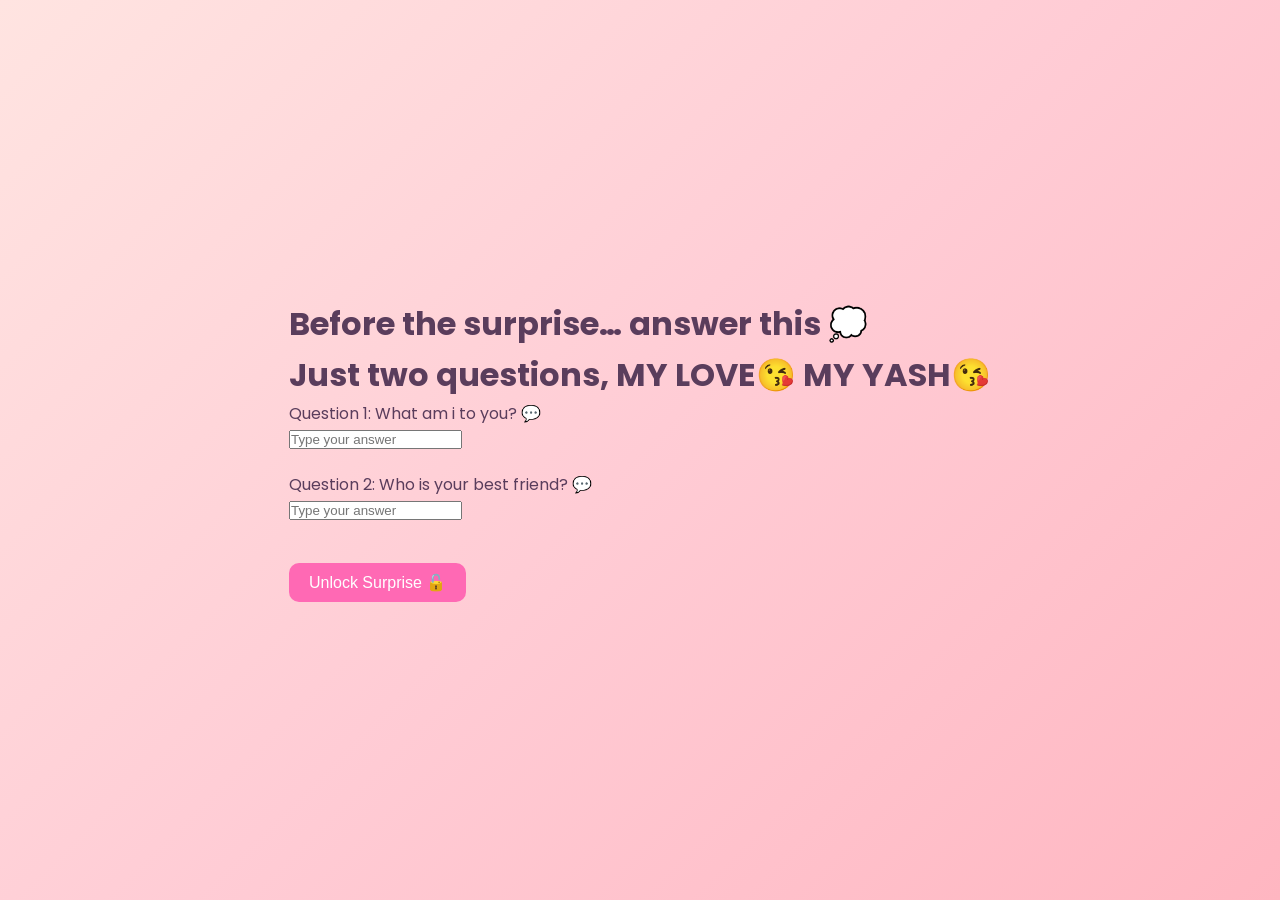
<file: index.html>
<!DOCTYPE html>
<html lang="en">
<head>
    <meta charset="UTF-8">
    <title>Happy Birthday My Love ❤️</title>
    <link rel="stylesheet" href="style.css">
    <link
        href="https://fonts.googleapis.com/css2?family=Dancing+Script:wght@400;600;700&family=Poppins:wght@300;400;500;600;700&display=swap"
        rel="stylesheet">
        <link rel="stylesheet" href="style.css">
<script src="script.js" defer></script>
</head>
<body>

    <div class="abcd">
<div id="puzzle-screen">
    <h1>Before the surprise… answer this 💭</h1>
    <h1>Just two questions, MY LOVE😘 MY YASH😘</h1>

    <div class="question">
    <p>Question 1: What am i to you? 💬</p>
    <input type="text" id="answer1" placeholder="Type your answer">
    <p class="error" id="error1"></p>
    </div>    

    <div class="question">
    <p>Question 2: Who is your best friend? 💬</p>
    <input type="text" id="answer2" placeholder="Type your answer">
    <p class="error" id="error2"></p>
    </div>

    <button id="unlockBtn"">Unlock Surprise 🔓</button>

    <p id="error-msg"></p>
</div>
</div>

<div id="qr-screen" class="hidden">
    <h1>You passed 🥹 You unlocked the surprise!💖🎁</h1>

    <div id="qr-box">

    <a href="surprise.html" > 
    <button onclick="openBirthday()"> Continue🎁 </button>
    </a>
    </div>

<script src="script.js"></script>
</body>
</html>
</file>
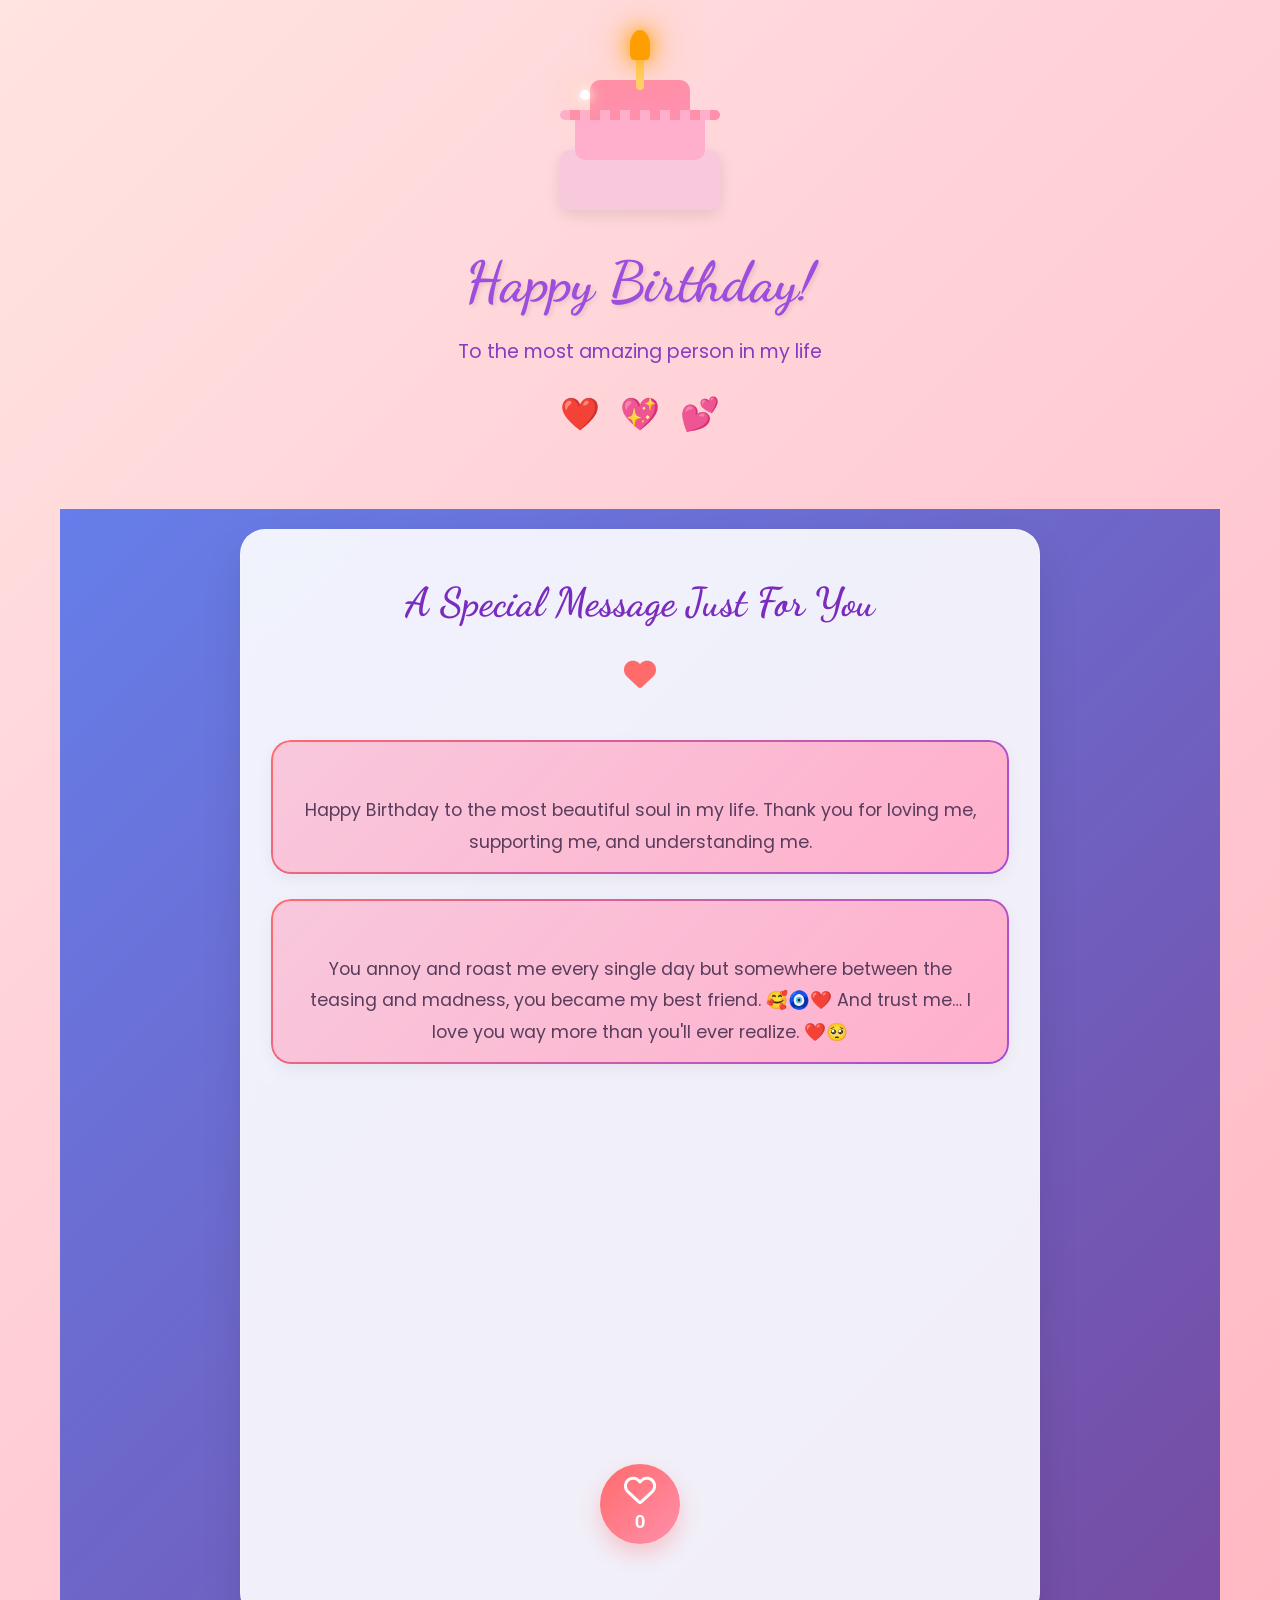
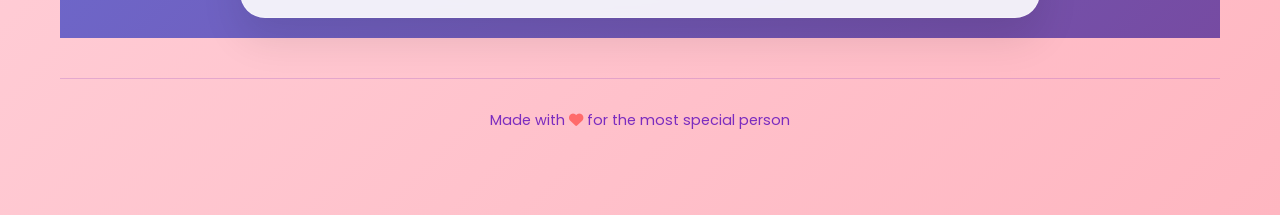
<file: message.html>
<!DOCTYPE html>
<html lang="en">
<head>
    <meta charset="UTF-8">
    <meta name="viewport" content="width=device-width, initial-scale=1.0">
    <title>Happy Birthday Message</title>
    <link rel="stylesheet" href="style.css">
    <link rel="preconnect" href="https://fonts.googleapis.com">
    <link rel="preconnect" href="https://fonts.gstatic.com" crossorigin>
    <link href="https://fonts.googleapis.com/css2?family=Dancing+Script:wght@400;700&family=Poppins:wght@300;400;500;600&display=swap" rel="stylesheet">
    <link rel="stylesheet" href="https://cdnjs.cloudflare.com/ajax/libs/font-awesome/6.4.0/css/all.min.css">
</head>
<body>
  
    
    <!-- Main Content -->
    <div class="container">
        <!-- Header with Cake -->
        <header class="birthday-header">
            <div class="cake-container">
                <div class="birthday-cake">
                    <div class="cake-base"></div>
                    <div class="cake-middle"></div>
                    <div class="cake-top"></div>
                    <div class="cake-candle">
                        <div class="candle-flame"></div>
                    </div>
                    <div class="cake-decoration"></div>
                    <div class="cake-sparkle"></div>
                </div>
            </div>
            
            <div class="header-text">
                <h1 class="birthday-title">Happy Birthday!</h1>
                <p class="birthday-subtitle">To the most amazing person in my life</p>
            </div>
            
            <div class="header-hearts">
                <span class="pulse-heart">❤️</span>
                <span class="pulse-heart">💖</span>
                <span class="pulse-heart">💕</span>
            </div>
        </header>
        
        <!-- Birthday Message Section -->
        <section class="message-section">
            <div class="message-card">
                <div class="message-header">
                    <h2 class="message-title">A Special Message Just For You</h2>
                    <div class="message-icon">
                        <i class="fas fa-heart"></i>
                    </div>
                </div>
                
                <div class="message-content">
                    <div class="message-bubble fade-in">
                        <p class="message-text">
                            Happy Birthday to the most beautiful soul in my life. 
                            Thank you for loving me, supporting me, and understanding me.
                        </p>
                    </div>
                    
                    <div class="message-bubble fade-in delay-1">
                        <p class="message-text">
                            You annoy and roast me every single day but somewhere between the 
                            teasing and madness, you became my best friend. 🥰🧿❤️
                            And trust me… I love you way more than you'll ever realize. ❤️🥺
                        </p>
                    </div>
                    
                    <div class="message-bubble fade-in delay-2">
                        <p class="message-text">
                            You bring so much joy, laughter, and love into my life. 
                            Every moment with you is a treasure, and I'm so grateful 
                            to have you by my side.
                        </p>
                    </div>
                    
                    <div class="message-signature fade-in delay-3">
                        <p>
                            Happy Birthday, my love! Here's to many more years of 
                            laughter, love, and beautiful memories together. 💕
                        </p>
                        <div class="signature-line">
                            <span>Forever yours</span>
                            <i class="fas fa-heart signature-heart"></i>
                        </div>
                    </div>
                </div>
                
                <div class="message-footer">
                    <div class="interactive-hearts">
                        <button class="heart-btn" id="heartBtn">
    <i class="far fa-heart" id="heartIcon"></i>
    <span class="heart-count" id="heartCount">0</span>
</button>

                        <p class="click-instruction">Click the heart if you love this message!</p>
                    </div>
                    
                    <!-- <div class="celebration-trigger">
                        <button class="celebrate-btn" id="celebrateBtn">
                            <i class="fas fa-birthday-cake"></i>
                            Start Celebration!
                        </button>
                    </div> -->
                </div>
            </div>
        </section>
        
        <!-- Celebration Area (Hidden Initially) -->
        <div class="celebration-area hidden" id="celebrationArea">
            <canvas id="confettiCanvas"></canvas>
            <div class="celebration-text">
                <h2 class="celebration-title">Let's Celebrate!</h2>
                <p class="celebration-message">Wishing you the happiest birthday ever! 🎉🎂</p>
                <div class="balloons-container">
                    <div class="balloon balloon-1">🎈</div>
                    <div class="balloon balloon-2">🎈</div>
                    <div class="balloon balloon-3">🎈</div>
                    <div class="balloon balloon-4">🎈</div>
                    <div class="balloon balloon-5">🎈</div>
                </div>
                <button class="reset-btn" id="resetBtn">
                    <i class="fas fa-redo"></i>
                    Show Again
                </button>
            </div>
        </div>
        
        <!-- Footer -->
        <footer class="birthday-footer">
            <p>Made with <i class="fas fa-heart footer-heart"></i> for the most special person</p>
            <p class="footer-date">Celebrating you today and always</p>
        </footer>
    </div>
    
    <script src="script.js"></script>
</body>
</html>
</file>
<file: style.css>
.question {
    margin-bottom: 20px;
}

.error {
    color: crimson;
    font-size: 14px;
}

button {
    padding: 12px 20px;
    font-size: 16px;
    border-radius: 10px;
    cursor: pointer;
}

.texthappy{
    font-size: 50px;
;
    

}
#app {
    min-height: 100vh;
    display: flex;
    justify-content: center;   /* horizontal */
    align-items: center;       /* vertical */
}


body {
    background: #ffe4e1;
    font-family: 'Poppins', sans-serif;
    margin: 0;
    min-height: 100vh;
    
}

.abcd{
    width: 100%;
    display: flex;
    flex-direction: column;
    justify-content: center;
    align-items: center;
    min-height: 100vh;
}


.card {
    display: none;
    text-align: center;
    background: white;
    padding: 2rem;
    border-radius: 20px;
    box-shadow: 0 10px 20px rgba(0,0,0,0.1);
    width: 300px;
}

.active { display: block; }

button {
    background: #ff69b4;
    color: white;
    border: none;
    padding: 10px 20px;
    border-radius: 10px;
    cursor: pointer;
    margin-top: 20px;
}

.cake {
    font-size: 50px;
    margin: 20px 0;
}

.cake::after { content: "🎂"; }

.candle {
    width: 10px;
    height: 30px;
    background: #eee;
    margin: 0 auto;
    position: relative;
}

.candle.lit::before {
    content: "🔥";
    position: absolute;
    top: -25px;
    left: -5px;
}

.hidden { display: none; }
#qr-screen {
    text-align: center;
    padding-top: 100px;
}

.balloon {
    display: inline-block;
    font-size: 40px;
    cursor: pointer;
    transition: transform 0.2s;
}
.cake {
    background: #ffffff;
    border-radius: 10px;
    position: absolute;
    top: 220px;
    left: 50%;
    width: 6px;
    height: 35px;
    margin-left: -3px;
    transform: translateY(-300px);
    backface-visibility: hidden;
    animation: in 500ms 1s ease-out forwards;
}
.cake::before,
.cake::after {
    content: "";
    position: absolute;
    width: 100%;
    height: 3px;
    background: rgba(255, 0, 0, 0.4);
    left: 0;
}

.cake::before {
    top: 45%;
}

.cake::after {
    top: 25%;
}
@keyframes in {
    from {
        transform: translateY(-300px);
    }
    to {
        transform: translateY(0);
    }
}
.fuego {
    position: absolute;
    top: -12px;
    left: 50%;
    width: 6px;
    height: 12px;
    background: orange;
    border-radius: 50%;
    transform: translateX(-50%);
    animation: flame 0.8s infinite alternate;
}

@keyframes flame {
    from {
        transform: translateX(-50%) scale(1);
        opacity: 0.8;
    }
    to {
        transform: translateX(-50%) scale(1.3);
        opacity: 1;
    }
}
#birthday {
    position: relative;
    height: 100vh;
}
* {
    margin: 0;
    padding: 0;
    box-sizing: border-box;
}

body {
    font-family: 'Poppins', sans-serif;
    line-height: 1.6;
    color: #333;
    overflow-x: hidden;
    scroll-behavior: smooth;
}

/* Background Particles */
.particles {
    position: fixed;
    display: flex;
    flex-direction: column;
    top: 0;
    left: 0;
    width: 100%;
    height: 100%;
    pointer-events: none;
    z-index: 1;
}

.particle {
    position: absolute;
    font-size: 20px;
    opacity: 0.7;
    animation: float 6s ease-in-out infinite;
}

@keyframes float {

    0%,
    100% {
        transform: translateY(0px) rotate(0deg);
    }

    25% {
        transform: translateY(-20px) rotate(5deg);
    }

    50% {
        transform: translateY(-10px) rotate(-5deg);
    }

    75% {
        transform: translateY(-30px) rotate(3deg);
    }
}

/* Hero Section */
.hero {
    min-height: 100vh;
    background: #F5F5DC;
    display: flex;
    align-items: center;
    justify-content: center;
    position: relative;
    overflow: hidden;
}

.hero::before {
    content: '';
    position: absolute;
    top: 0;
    left: 0;
    right: 0;
    bottom: 0;
    background: none;
    pointer-events: none;
}

.hero-content {
    text-align: center;
    z-index: 2;
    position: relative;
    padding: 0 20px;
}

.typewriter {
    font-family: 'Dancing Script', cursive;
    /* font-size: clamp(2.5rem, 6vw, 5rem); */
    font-weight: 700;
    color: #8b3a3a;
    margin-bottom: 20px;
    white-space: nowrap;   /* ✅ FIX */
    overflow: hidden;
    border-right: 3px solid #8b3a3a;
    animation: typewriter 4s steps(26) 1s forwards, blink 1s infinite;
    width: 0;
}


@keyframes typewriter {
    to {
        width: 100%;
    }
}

@keyframes blink {

    0%,
    50% {
        border-color: #8b3a3a;
    }

    51%,
    100% {
        border-color: transparent;
    }
}

.subtitle {
    font-size: clamp(1.1rem, 2.5vw, 1.5rem);
    color: #8b3a3a;
    margin-bottom: 40px;
    opacity: 0;
    animation: fadeInUp 1s ease 3s forwards;
}

.floating-hearts {
    display: flex;
    justify-content: center;
    gap: 20px;
    margin: 40px 0;
    opacity: 0;
    animation: fadeInUp 1s ease 4s forwards;
}

.heart {
    font-size: 2rem;
    animation: bounce 2s ease-in-out infinite;
}

.heart:nth-child(1) {
    animation-delay: 0s;
}

.heart:nth-child(2) {
    animation-delay: 0.2s;
}

.heart:nth-child(3) {
    animation-delay: 0.4s;
}

.heart:nth-child(4) {
    animation-delay: 0.6s;
}

.heart:nth-child(5) {
    animation-delay: 0.8s;
}

@keyframes bounce {

    0%,
    20%,
    50%,
    80%,
    100% {
        transform: translateY(0);
    }

    40% {
        transform: translateY(-20px);
    }

    60% {
        transform: translateY(-10px);
    }
}

.cta-button {
    background: linear-gradient(45deg, #ff6b6b, #ff8e8e);
    color: white;
    border: none;
    padding: 15px 30px;
    font-size: 1.2rem;
    font-weight: 600;
    border-radius: 50px;
    cursor: pointer;
    transition: all 0.3s ease;
    box-shadow: 0 10px 30px rgba(255, 107, 107, 0.3);
    opacity: 0;
    animation: fadeInUp 1s ease 5s forwards;
}

.cta-button:hover {
    transform: translateY(-5px);
    box-shadow: 0 15px 40px rgba(255, 107, 107, 0.4);
    background: linear-gradient(45deg, #ff5555, #ff7777);
}

.scroll-indicator {
    position: absolute;
    bottom: 30px;
    left: 50%;
    transform: translateX(-50%);
    opacity: 0;
    animation: fadeInUp 1s ease 6s forwards;
}

.scroll-arrow {
    width: 30px;
    height: 50px;
    border: 2px solid #8b3a3a;
    border-radius: 25px;
    position: relative;
}

.scroll-arrow::before {
    content: '';
    position: absolute;
    top: 8px;
    left: 50%;
    transform: translateX(-50%);
    width: 6px;
    height: 6px;
    background: #8b3a3a;
    border-radius: 50%;
    animation: scrollDot 2s ease-in-out infinite;
}

@keyframes scrollDot {
    0% {
        top: 8px;
        opacity: 1;
    }

    100% {
        top: 32px;
        opacity: 0;
    }
}

/* Gallery Section */
.gallery-section {
    padding: 100px 0;
    background: #F5F5DC;
}

.container {
    max-width: 1200px;
    margin: 0 auto;
    padding: 0 20px;
}

.section-title {
    font-family: 'Dancing Script', cursive;
    font-size: clamp(2.5rem, 5vw, 4rem);
    color: #8b3a3a;
    text-align: center;
    margin-bottom: 60px;
    opacity: 0;
    transform: translateY(50px);
    transition: all 0.6s ease;
}

.section-title.aos-animate {
    opacity: 1;
    transform: translateY(0);
}

.gallery-grid {
    display: grid;
    grid-template-columns: repeat(auto-fit, minmax(300px, 1fr));
    gap: 30px;
    padding: 20px 0;
}

.photo-card {
    opacity: 0;
    transform: translateY(60px);
    transition: all 0.6s ease;
    border-radius: 30px;
    overflow: hidden;
    box-shadow: 0 20px 40px rgba(0, 0, 0, 0.1);
}

.photo-card.aos-animate {
    opacity: 1;
    transform: translateY(0);
}

.photo-container {
    position: relative;
    overflow: hidden;
    border-radius: 20px;
    height: 400px;
}

.photo-container img {
    width: 100%;
    height: 100%;
    object-fit: cover;
    transition: transform 0.5s ease;
}

.photo-container:hover img {
    transform: scale(1.1) rotate(2deg);
}

.photo-overlay {
    position: absolute;
    top: 0;
    left: 0;
    right: 0;
    bottom: 0;
    background: linear-gradient(to bottom, transparent 0%, rgba(0, 0, 0, 0.7) 100%);
    display: flex;
    flex-direction: column;
    justify-content: flex-end;
    padding: 20px;
    opacity: 0;
    transition: opacity 0.3s ease;
}

.photo-container:hover .photo-overlay {
    opacity: 1;
}
.finalmsg{
    width: 100%;
    display: flex;
    justify-content: center;
    scale: 1.5;
    margin-top: 20px;
    margin-bottom: 50px;
}
.photo-caption {
    color: white;
    font-size: 1.1rem;
    font-weight: 500;
    margin-bottom: 10px;
    transform: translateY(20px);
    transition: transform 0.3s ease 0.1s;
}

.photo-container:hover .photo-caption {
    transform: translateY(0);
}

.like-btn {
    background: none;
    border: none;
    color: white;
    font-size: 1.5rem;
    cursor: pointer;
    align-self: flex-end;
    transition: transform 0.3s ease;
}

.like-btn:hover {
    transform: scale(1.2);
}

.like-btn.liked .heart-icon {
    color: #ff6b6b;
}

/* Message Section */
.message-section {
    padding: 100px 0;
    background: linear-gradient(135deg, #667eea 0%, #764ba2 100%);
    color: white;
}

.message-card {
    background: #C7B7E2;
    backdrop-filter: blur(20px);
    border-radius: 30px;
    padding: 60px 40px;
    box-shadow: 0 20px 40px rgba(0, 0, 0, 0.1);
    border: 1px solid rgba(255, 255, 255, 0.2);
    text-align: center;
    max-width: 800px;
    margin: 0 auto;
}

.message-title {
    font-family: 'Dancing Script', cursive;
    font-size: clamp(2rem, 4vw, 3rem);
    margin-bottom: 40px;
    color: #fff;
}

.message-text {
    font-size: 1.1rem;
    line-height: 1.8;
    margin-bottom: 20px;
    /* opacity: 0; */
    transform: translateY(30px);
    transition: all 0.6s ease;
}

.message-text.fade-in-animate {
    opacity: 1;
    
    transform: translateY(0);
}

.message-signature {
    font-family: 'Dancing Script', cursive;
    font-size: 1.3rem;
    font-weight: 600;
    margin-top: 30px;
    color: #ffeb3b;
}

.message-hearts {
    margin-top: 30px;
    display: flex;
    justify-content: center;
    gap: 20px;
}

.heart-animation {
    font-size: 2rem;
    animation: heartBeat 1.5s ease-in-out infinite;
}

.heart-animation:nth-child(1) {
    animation-delay: 0s;
}

.heart-animation:nth-child(2) {
    animation-delay: 0.3s;
}

.heart-animation:nth-child(3) {
    animation-delay: 0.6s;
}

@keyframes heartBeat {

    0%,
    100% {
        transform: scale(1);
    }

    25% {
        transform: scale(1.2);
    }

    50% {
        transform: scale(1.1);
    }
}

/* Footer */
.footer {
    background: #8b3a3a;
    color: white;
    text-align: center;
    padding: 30px 0;
}

/* Fade In Animations */
.fade-in {
    opacity: 0;
    animation: fadeInUp 1s ease forwards;
}

@keyframes fadeInUp {
    from {
        opacity: 0;
        transform: translateY(30px);
    }

    to {
        opacity: 1;
        transform: translateY(0);
    }
}

/* Responsive Design */
@media (max-width: 768px) {
    .typewriter {
        white-space: normal;
        border-right: none;
        animation: none;
        width: auto;
    }

    .gallery-grid {
        grid-template-columns: 1fr;
        gap: 20px;
    }

    .photo-container {
        height: 250px;
    }

    .message-card {
        padding: 40px 20px;
        margin: 0 20px;
    }

    .floating-hearts {
        flex-wrap: wrap;
        gap: 10px;
    }

    .heart {
        font-size: 1.5rem;
    }
}

@media (max-width: 480px) {
    .hero-content {
        padding: 0 15px;
    }

    .cta-button {
        padding: 12px 24px;
        font-size: 1rem;
    }

    .section-title {
        margin-bottom: 40px;
    }
}


/* Reset and Base Styles */
* {
    margin: 0;
    padding: 0;
    box-sizing: border-box;
}

body {
    font-family: 'Poppins', sans-serif;
    background: linear-gradient(135deg, #ffe4e1 0%, #ffccd5 50%, #ffb6c1 100%);
    color: #5a3d5c;
    min-height: 100vh;
    overflow-x: hidden;
    position: relative;
}

.container {
    max-width: 1200px;
    margin: 0 auto;
    padding: 20px;
    position: relative;
    z-index: 2;
}

/* Floating Background Elements */
.floating-elements {
    position: fixed;
    top: 0;
    left: 0;
    width: 100%;
    height: 100%;
    pointer-events: none;
    z-index: 1;
}

.floating-heart {
    position: absolute;
    font-size: 24px;
    opacity: 0.7;
    animation: floatAround 15s infinite linear;
}

.floating-heart:nth-child(1) {
    top: 10%;
    left: 5%;
    animation-delay: 0s;
    animation-duration: 20s;
}

.floating-heart:nth-child(2) {
    top: 20%;
    left: 85%;
    animation-delay: 2s;
    animation-duration: 18s;
}

.floating-heart:nth-child(3) {
    top: 60%;
    left: 10%;
    animation-delay: 4s;
    animation-duration: 22s;
}

.floating-heart:nth-child(4) {
    top: 80%;
    left: 80%;
    animation-delay: 6s;
    animation-duration: 17s;
}

.floating-heart:nth-child(5) {
    top: 40%;
    left: 90%;
    animation-delay: 8s;
    animation-duration: 25s;
}

.floating-heart:nth-child(6) {
    top: 85%;
    left: 15%;
    animation-delay: 10s;
    animation-duration: 19s;
}

.floating-heart:nth-child(7) {
    top: 15%;
    left: 70%;
    animation-delay: 12s;
    animation-duration: 21s;
}

@keyframes floatAround {
    0% {
        transform: translate(0, 0) rotate(0deg);
    }
    25% {
        transform: translate(20px, 50px) rotate(90deg);
    }
    50% {
        transform: translate(40px, 0) rotate(180deg);
    }
    75% {
        transform: translate(20px, -50px) rotate(270deg);
    }
    100% {
        transform: translate(0, 0) rotate(360deg);
    }
}

/* Birthday Header */
.birthday-header {
    text-align: center;
    padding: 40px 20px;
    margin-bottom: 30px;
    animation: fadeInDown 1s ease-out;
}

.cake-container {
    position: relative;
    display: inline-block;
    margin-bottom: 20px;
}

.birthday-cake {
    width: 180px;
    height: 150px;
    position: relative;
    margin: 0 auto;
    animation: bounce 2s infinite ease-in-out;
}

.cake-base {
    position: absolute;
    bottom: 0;
    left: 50%;
    transform: translateX(-50%);
    width: 160px;
    height: 60px;
    background: #f8c8dc;
    border-radius: 10px;
    box-shadow: 0 5px 15px rgba(0, 0, 0, 0.1);
}

.cake-middle {
    position: absolute;
    bottom: 50px;
    left: 50%;
    transform: translateX(-50%);
    width: 130px;
    height: 50px;
    background: #ffafcc;
    border-radius: 10px;
}

.cake-top {
    position: absolute;
    bottom: 90px;
    left: 50%;
    transform: translateX(-50%);
    width: 100px;
    height: 40px;
    background: #ff8fab;
    border-radius: 10px;
}

.cake-candle {
    position: absolute;
    bottom: 120px;
    left: 50%;
    transform: translateX(-50%);
    width: 8px;
    height: 40px;
    background: #ffd166;
    border-radius: 4px;
    z-index: 2;
}

.candle-flame {
    position: absolute;
    top: -20px;
    left: 50%;
    transform: translateX(-50%);
    width: 20px;
    height: 30px;
    background: #ff9e00;
    border-radius: 50% 50% 20% 20%;
    animation: flicker 0.5s infinite alternate;
    box-shadow: 0 0 20px #ff9e00, 0 0 40px #ff9e00;
}

.cake-decoration {
    position: absolute;
    top: 50px;
    left: 50%;
    transform: translateX(-50%);
    width: 160px;
    height: 10px;
    background: repeating-linear-gradient(
        90deg,
        #ffafcc 0px,
        #ffafcc 10px,
        #ff8fab 10px,
        #ff8fab 20px
    );
    border-radius: 5px;
}

.cake-sparkle {
    position: absolute;
    top: 30px;
    left: 30px;
    width: 10px;
    height: 10px;
    background: #fff;
    border-radius: 50%;
    animation: sparkle 2s infinite;
    box-shadow: 
        0 0 10px #fff,
        0 0 20px #fff,
        0 0 30px #ff9e00;
}

@keyframes bounce {
    0%, 100% {
        transform: translateY(0);
    }
    50% {
        transform: translateY(-15px);
    }
}

@keyframes flicker {
    0%, 100% {
        transform: translateX(-50%) scale(1);
        opacity: 0.9;
    }
    50% {
        transform: translateX(-50%) scale(1.1);
        opacity: 1;
    }
}

@keyframes sparkle {
    0%, 100% {
        opacity: 0;
        transform: scale(0.5);
    }
    50% {
        opacity: 1;
        transform: scale(1);
    }
}

.header-text {
    margin-bottom: 20px;
}

.birthday-title {
    font-family: 'Dancing Script', cursive;
    font-size: 3.5rem;
    color: #9d4edd;
    margin-bottom: 10px;
    text-shadow: 2px 2px 4px rgba(0, 0, 0, 0.1);
    animation: colorChange 5s infinite alternate;
}

@keyframes colorChange {
    0% {
        color: #9d4edd;
    }
    25% {
        color: #ff6d00;
    }
    50% {
        color: #ff0054;
    }
    75% {
        color: #3a86ff;
    }
    100% {
        color: #9d4edd;
    }
}

.birthday-subtitle {
    font-size: 1.2rem;
    color: #7b2cbf;
    opacity: 0.9;
}

.header-hearts {
    display: flex;
    justify-content: center;
    gap: 20px;
    margin-top: 20px;
}

.pulse-heart {
    font-size: 2rem;
    animation: pulse 1.5s infinite;
}

.pulse-heart:nth-child(2) {
    animation-delay: 0.2s;
}

.pulse-heart:nth-child(3) {
    animation-delay: 0.4s;
}

@keyframes pulse {
    0% {
        transform: scale(1);
    }
    50% {
        transform: scale(1.3);
    }
    100% {
        transform: scale(1);
    }
}

/* Message Section */
.message-section {
    padding: 20px;
    margin-bottom: 40px;
}

.message-card {
    background: rgba(255, 255, 255, 0.9);
    backdrop-filter: blur(10px);
    border-radius: 25px;
    padding: 40px 30px;
    box-shadow: 0 20px 40px rgba(0, 0, 0, 0.1);
    border: 1px solid rgba(255, 255, 255, 0.3);
    animation: slideUp 1s ease-out;
}

.message-header {
    text-align: center;
    margin-bottom: 40px;
    position: relative;
}

.message-title {
    font-family: 'Dancing Script', cursive;
    font-size: 2.5rem;
    color: #7b2cbf;
    margin-bottom: 15px;
}

.message-icon {
    font-size: 2rem;
    color: #ff6b6b;
    animation: heartbeat 1.5s infinite;
}

@keyframes heartbeat {
    0%, 100% {
        transform: scale(1);
    }
    25% {
        transform: scale(1.1);
    }
    50% {
        transform: scale(1);
    }
    75% {
        transform: scale(1.05);
    }
}

.message-content {
    display: flex;
    flex-direction: column;
    gap: 25px;
}

.message-bubble {
    background: linear-gradient(135deg, #f8c8dc, #ffafcc);
    padding: 25px;
    border-radius: 20px;
    box-shadow: 0 5px 15px rgba(0, 0, 0, 0.05);
    position: relative;
    transition: transform 0.3s ease;
}

.message-bubble:hover {
    transform: translateY(-5px);
}

.message-bubble::before {
    content: '';
    position: absolute;
    top: 0;
    left: 0;
    right: 0;
    bottom: 0;
    border-radius: 20px;
    padding: 2px;
    background: linear-gradient(135deg, #ff6b6b, #9d4edd);
    -webkit-mask: linear-gradient(#fff 0 0) content-box, linear-gradient(#fff 0 0);
    mask: linear-gradient(#fff 0 0) content-box, linear-gradient(#fff 0 0);
    -webkit-mask-composite: xor;
    mask-composite: exclude;
}

.message-text {
    font-size: 1.1rem;
    line-height: 1.8;
    color: #5a3d5c;
}

.message-signature {
    text-align: center;
    padding-top: 20px;
    border-top: 2px dashed #ffafcc;
    margin-top: 20px;
}

.message-signature p {
    font-size: 1.3rem;
    font-weight: 600;
    color: #7b2cbf;
    margin-bottom: 10px;
}

.signature-line {
    display: flex;
    align-items: center;
    justify-content: center;
    gap: 10px;
    font-family: 'Dancing Script', cursive;
    font-size: 1.5rem;
    color: #ff6b6b;
}

.signature-heart {
    animation: spin 3s infinite linear;
}

@keyframes spin {
    0% {
        transform: rotate(0deg);
    }
    100% {
        transform: rotate(360deg);
    }
}

/* Message Footer */
.message-footer {
    display: flex;
    flex-direction: column;
    align-items: center;
    gap: 30px;
    margin-top: 40px;
}

.interactive-hearts {
    display: flex;
    flex-direction: column;
    align-items: center;
    gap: 10px;
}

.heart-btn {
    background: linear-gradient(135deg, #ff6b6b, #ff8fab);
    border: none;
    border-radius: 50%;
    width: 80px;
    height: 80px;
    display: flex;
    flex-direction: column;
    align-items: center;
    justify-content: center;
    cursor: pointer;
    transition: all 0.3s ease;
    box-shadow: 0 10px 20px rgba(255, 107, 107, 0.3);
}

.heart-btn:hover {
    transform: scale(1.1);
    box-shadow: 0 15px 30px rgba(255, 107, 107, 0.4);
}

.heart-btn:active {
    transform: scale(0.95);
}

.heart-btn i {
    font-size: 2rem;
    color: white;
    margin-bottom: 5px;
}

.heart-count {
    color: white;
    font-weight: bold;
    font-size: 1.2rem;
}

.click-instruction {
    font-size: 0.9rem;
    color: #7b2cbf;
    opacity: 0.8;
}

.celebration-trigger {
    text-align: center;
}

.celebrate-btn {
    background: linear-gradient(135deg, #9d4edd, #7b2cbf);
    color: white;
    border: none;
    padding: 15px 30px;
    font-size: 1.1rem;
    border-radius: 50px;
    cursor: pointer;
    display: flex;
    align-items: center;
    gap: 10px;
    transition: all 0.3s ease;
    box-shadow: 0 10px 20px rgba(157, 78, 221, 0.3);
}

.celebrate-btn:hover {
    transform: translateY(-5px);
    box-shadow: 0 15px 30px rgba(157, 78, 221, 0.4);
}

.celebrate-btn:active {
    transform: translateY(0);
}

/* Celebration Area */
.celebration-area {
    position: fixed;
    top: 0;
    left: 0;
    width: 100%;
    height: 100%;
    background: rgba(0, 0, 0, 0.8);
    display: flex;
    justify-content: center;
    align-items: center;
    z-index: 1000;
    animation: fadeIn 0.5s ease-out;
}

.celebration-area.hidden {
    display: none;
}

#confettiCanvas {
    position: absolute;
    top: 0;
    left: 0;
    width: 100%;
    height: 100%;
    pointer-events: none;
}

.celebration-text {
    text-align: center;
    color: white;
    z-index: 1001;
    animation: zoomIn 0.8s ease-out;
}

.celebration-title {
    font-family: 'Dancing Script', cursive;
    font-size: 4rem;
    margin-bottom: 20px;
    text-shadow: 0 0 20px rgba(255, 255, 255, 0.5);
    animation: glow 2s infinite alternate;
}

@keyframes glow {
    from {
        text-shadow: 0 0 10px #fff, 0 0 20px #fff, 0 0 30px #9d4edd, 0 0 40px #9d4edd;
    }
    to {
        text-shadow: 0 0 20px #fff, 0 0 30px #ff6b6b, 0 0 40px #ff6b6b, 0 0 50px #ff6b6b;
    }
}

.celebration-message {
    font-size: 1.5rem;
    margin-bottom: 40px;
}

.balloons-container {
    display: flex;
    justify-content: center;
    gap: 20px;
    margin: 40px 0;
}

.balloon {
    font-size: 3rem;
    animation: floatUp 4s infinite ease-in-out;
}

.balloon-1 {
    animation-delay: 0s;
    animation-duration: 5s;
}

.balloon-2 {
    animation-delay: 0.5s;
    animation-duration: 4.5s;
}

.balloon-3 {
    animation-delay: 1s;
    animation-duration: 5.5s;
}

.balloon-4 {
    animation-delay: 1.5s;
    animation-duration: 4s;
}

.balloon-5 {
    animation-delay: 2s;
    animation-duration: 5s;
}

@keyframes floatUp {
    0%, 100% {
        transform: translateY(0) rotate(0deg);
    }
    25% {
        transform: translateY(-30px) rotate(10deg);
    }
    50% {
        transform: translateY(-60px) rotate(0deg);
    }
    75% {
        transform: translateY(-30px) rotate(-10deg);
    }
}

.reset-btn {
    background: white;
    color: #9d4edd;
    border: none;
    padding: 12px 25px;
    font-size: 1rem;
    border-radius: 50px;
    cursor: pointer;
    display: flex;
    align-items: center;
    gap: 8px;
    margin-top: 30px;
    transition: all 0.3s ease;
}

.reset-btn:hover {
    background: #f0f0f0;
    transform: scale(1.05);
}

/* Footer */
.birthday-footer {
    text-align: center;
    padding: 30px 20px;
    color: #7b2cbf;
    font-size: 0.9rem;
    border-top: 1px solid rgba(123, 44, 191, 0.2);
    margin-top: 30px;
}

.footer-heart {
    color: #ff6b6b;
    animation: heartbeat 1.5s infinite;
}

.footer-date {
    margin-top: 10px;
    opacity: 0.7;
}

/* Animations */
.fade-in {
    opacity: 0;
    animation: fadeIn 1s ease-out forwards;
}

.delay-1 {
    animation-delay: 0.5s;
}

.delay-2 {
    animation-delay: 1s;
}

.delay-3 {
    animation-delay: 1.5s;
}

@keyframes fadeIn {
    from {
        opacity: 0;
        transform: translateY(20px);
    }
    to {
        opacity: 1;
        transform: translateY(0);
    }
}

@keyframes fadeInDown {
    from {
        opacity: 0;
        transform: translateY(-30px);
    }
    to {
        opacity: 1;
        transform: translateY(0);
    }
}

@keyframes slideUp {
    from {
        opacity: 0;
        transform: translateY(50px);
    }
    to {
        opacity: 1;
        transform: translateY(0);
    }
}

@keyframes zoomIn {
    from {
        opacity: 0;
        transform: scale(0.8);
    }
    to {
        opacity: 1;
        transform: scale(1);
    }
}

/* Responsive Design */
@media (max-width: 768px) {
    .birthday-title {
        font-size: 2.5rem;
    }
    
    .message-card {
        padding: 25px 20px;
    }
    
    .message-title {
        font-size: 2rem;
    }
    
    .message-text {
        font-size: 1rem;
    }
    
    .celebration-title {
        font-size: 3rem;
    }
    
    .balloons-container {
        flex-wrap: wrap;
    }
}

@media (max-width: 480px) {
    .birthday-title {
        font-size: 2rem;
    }
    
    .birthday-cake {
        width: 140px;
        height: 120px;
    }
    
    .cake-base {
        width: 120px;
        height: 50px;
    }
    
    .cake-middle {
        width: 100px;
        height: 40px;
        bottom: 40px;
    }
    
    .cake-top {
        width: 80px;
        height: 30px;
        bottom: 70px;
    }
    
    .message-bubble {
        padding: 20px;
    }
    
    .celebrate-btn {
        padding: 12px 20px;
        font-size: 1rem;
    }
}

/* Additional styles for floating elements (if you want to add them later) */
.floating-elements {
    position: fixed;
    top: 0;
    left: 0;
    width: 100%;
    height: 100%;
    pointer-events: none;
    z-index: 1;
    display: none; /* Hidden by default, you can enable it if needed */
}

/* Fade out animation for special messages */
@keyframes fadeOut {
    from {
        opacity: 1;
        transform: scale(1);
    }
    to {
        opacity: 0;
        transform: scale(0.8);
    }
}

/* Special message styling */
.special-message {
    background: linear-gradient(135deg, #ffafcc, #ff8fab);
    padding: 25px;
    border-radius: 20px;
    color: white;
    box-shadow: 0 10px 30px rgba(0, 0, 0, 0.3);
    max-width: 300px;
}

.special-message h3 {
    margin-bottom: 10px;
    font-family: 'Dancing Script', cursive;
    font-size: 1.8rem;
}

.special-message p {
    font-size: 1rem;
    opacity: 0.9;
}
</file>
